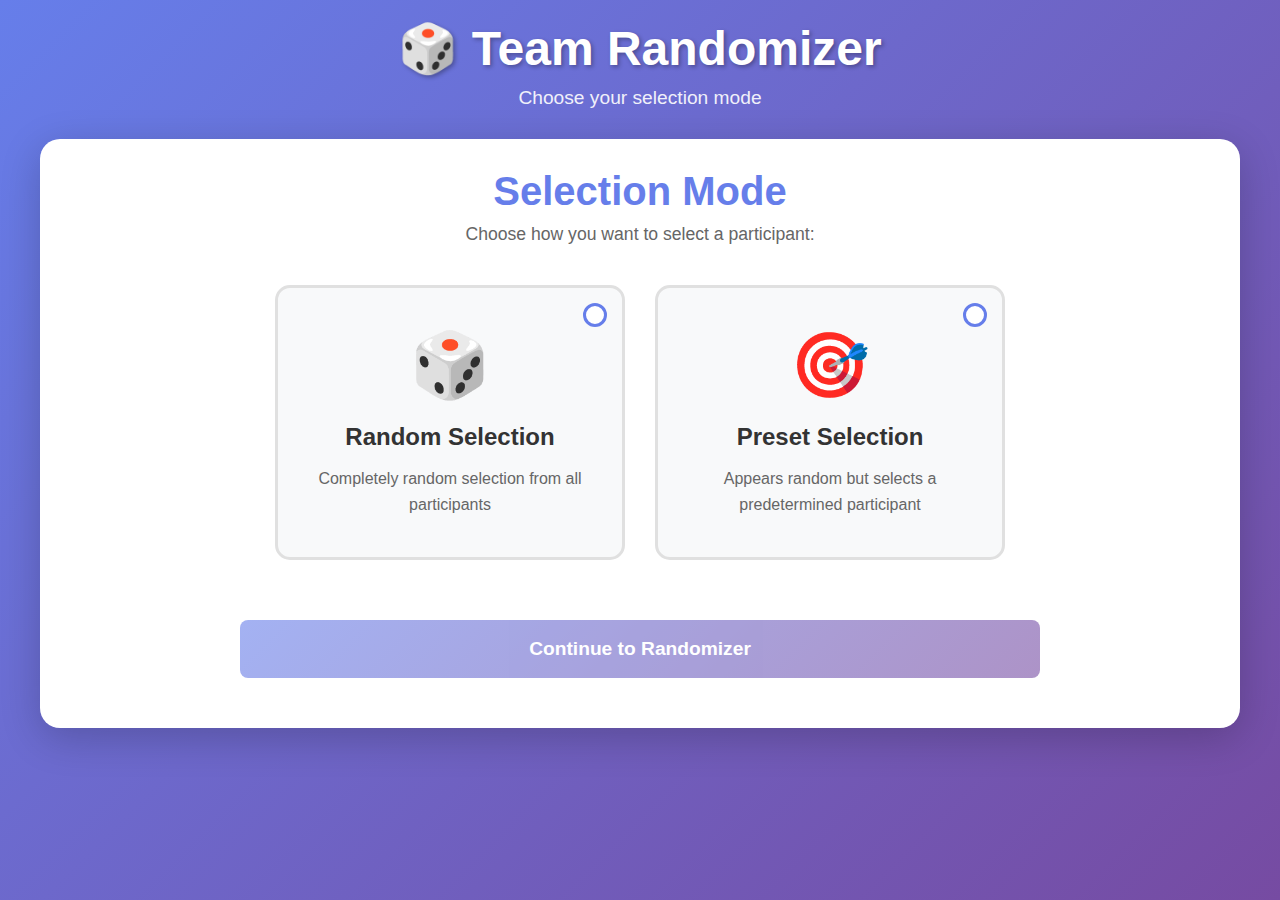
<file: index.html>
<!DOCTYPE html>
<html lang="en">
<head>
    <meta charset="UTF-8">
    <meta name="viewport" content="width=device-width, initial-scale=1.0">
    <title>Team Randomizer</title>
    <meta http-equiv="refresh" content="0; url=setup.html">
    <script>
        window.location.href = 'setup.html';
    </script>
</head>
<body>
    <p>Redirecting to setup page... <a href="setup.html">Click here if not redirected</a></p>
</body>
</html>
</file>
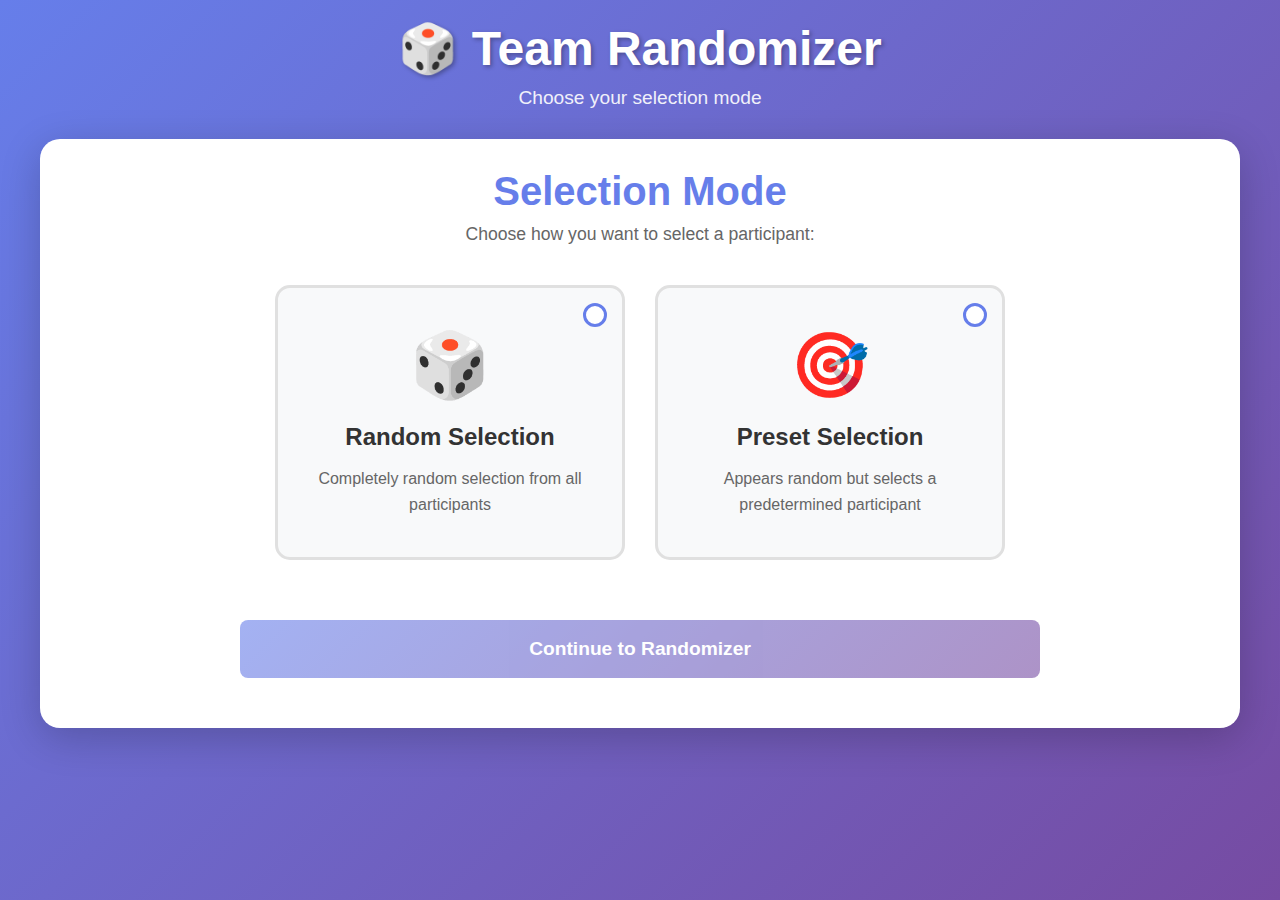
<file: randomizer.html>
<!DOCTYPE html>
<html lang="en">
<head>
    <meta charset="UTF-8">
    <meta name="viewport" content="width=device-width, initial-scale=1.0">
    <title>Team Randomizer</title>
    <link rel="stylesheet" href="styles.css">
</head>
<body>
    <div class="container">
        <header>
            <h1>🎲 Team Randomizer</h1>
            <p class="subtitle" id="modeSubtitle">Ready to select!</p>
        </header>

        <div class="main-content">
            <!-- Back Button -->
            <div class="back-section">
                <button id="backBtn" class="btn btn-secondary">← Back to Setup</button>
            </div>

            <!-- Animation Area -->
            <div class="animation-area" id="animationArea"></div>

            <!-- Action Button -->
            <div class="action-section">
                <button id="selectBtn" class="btn btn-large btn-select">Start Randomizer!</button>
            </div>

            <!-- Result Display -->
            <div class="result-section" id="resultSection" style="display: none;">
                <div class="result-card">
                    <h2>Selected:</h2>
                    <div class="result-content">
                        <img id="resultImage" src="" alt="Selected participant" />
                        <h3 id="resultName"></h3>
                    </div>
                    <button id="resetBtn" class="btn btn-secondary">Select Again</button>
                </div>
            </div>
        </div>
    </div>

    <script src="randomizer.js"></script>
</body>
</html>
</file>
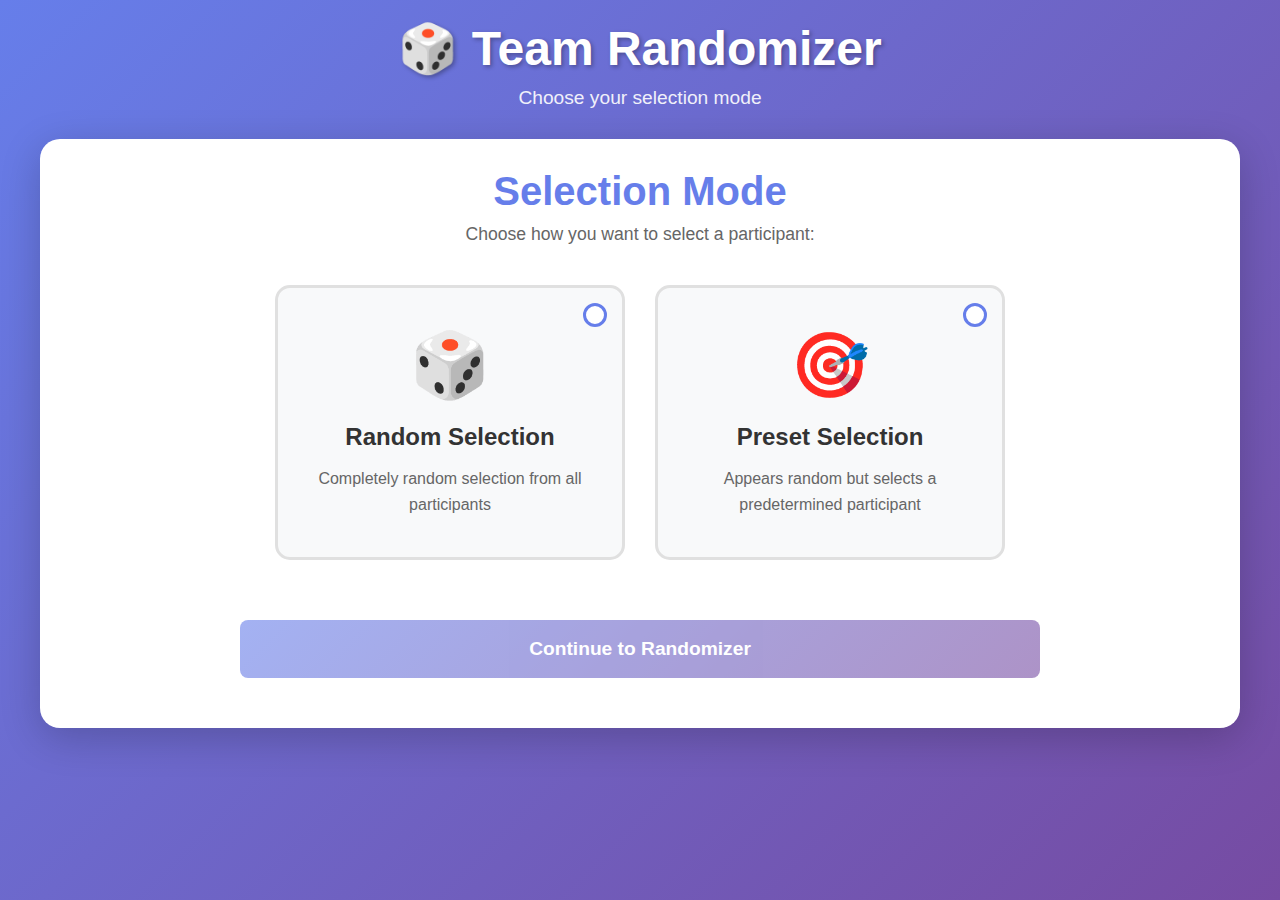
<file: setup.html>
<!DOCTYPE html>
<html lang="en">
<head>
    <meta charset="UTF-8">
    <meta name="viewport" content="width=device-width, initial-scale=1.0">
    <title>Team Randomizer - Setup</title>
    <link rel="stylesheet" href="styles.css">
</head>
<body>
    <div class="container">
        <header>
            <h1>🎲 Team Randomizer</h1>
            <p class="subtitle">Choose your selection mode</p>
        </header>

        <div class="main-content">
            <div class="setup-section">
                <h2>Selection Mode</h2>
                <p class="setup-description">Choose how you want to select a participant:</p>
                
                <div class="mode-cards">
                    <div class="mode-card" data-mode="random">
                        <div class="mode-icon">🎲</div>
                        <h3>Random Selection</h3>
                        <p>Completely random selection from all participants</p>
                        <div class="radio-indicator"></div>
                    </div>
                    
                    <div class="mode-card" data-mode="rigged">
                        <div class="mode-icon">🎯</div>
                        <h3>Preset Selection</h3>
                        <p>Appears random but selects a predetermined participant</p>
                        <div class="radio-indicator"></div>
                    </div>
                </div>

                <div id="riggedSetup" class="rigged-setup" style="display: none;">
                    <label for="preselectedChoice">Choose who will be selected:</label>
                    <select id="preselectedChoice">
                        <option value="">Select a participant...</option>
                    </select>
                </div>

                <div class="setup-action">
                    <button id="continueBtn" class="btn btn-large btn-select" disabled>Continue to Randomizer</button>
                </div>
            </div>
        </div>
    </div>

    <script src="setup.js"></script>
</body>
</html>
</file>
<file: styles.css>
* {
    margin: 0;
    padding: 0;
    box-sizing: border-box;
}

body {
    font-family: 'Segoe UI', Tahoma, Geneva, Verdana, sans-serif;
    background: linear-gradient(135deg, #667eea 0%, #764ba2 100%);
    min-height: 100vh;
    padding: 20px;
    color: #333;
}

.container {
    max-width: 1200px;
    margin: 0 auto;
}

header {
    text-align: center;
    color: white;
    margin-bottom: 30px;
}

header h1 {
    font-size: 3rem;
    margin-bottom: 10px;
    text-shadow: 2px 2px 4px rgba(0, 0, 0, 0.3);
}

.subtitle {
    font-size: 1.2rem;
    opacity: 0.9;
}

.main-content {
    background: white;
    border-radius: 20px;
    padding: 30px;
    box-shadow: 0 10px 40px rgba(0, 0, 0, 0.2);
}

.input-section {
    margin-bottom: 30px;
}

.input-group h2 {
    margin-bottom: 15px;
    color: #667eea;
}

.add-participant {
    display: flex;
    gap: 10px;
    margin-bottom: 20px;
    flex-wrap: wrap;
}

.add-participant input {
    flex: 1;
    min-width: 200px;
    padding: 12px;
    border: 2px solid #e0e0e0;
    border-radius: 8px;
    font-size: 1rem;
    transition: border-color 0.3s;
}

.add-participant input:focus {
    outline: none;
    border-color: #667eea;
}

.btn {
    padding: 12px 24px;
    border: none;
    border-radius: 8px;
    font-size: 1rem;
    cursor: pointer;
    transition: all 0.3s;
    font-weight: 600;
}

.btn-primary {
    background: #667eea;
    color: white;
}

.btn-primary:hover {
    background: #5568d3;
    transform: translateY(-2px);
    box-shadow: 0 4px 12px rgba(102, 126, 234, 0.4);
}

.btn-secondary {
    background: #6c757d;
    color: white;
}

.btn-secondary:hover {
    background: #5a6268;
}

.btn-large {
    padding: 18px 36px;
    font-size: 1.2rem;
}

.btn-select {
    background: linear-gradient(135deg, #667eea 0%, #764ba2 100%);
    color: white;
    width: 100%;
    margin: 20px 0;
}

.btn-select:hover {
    transform: translateY(-3px);
    box-shadow: 0 6px 20px rgba(102, 126, 234, 0.5);
}

.btn-select:disabled {
    opacity: 0.6;
    cursor: not-allowed;
    transform: none;
}

.participants-list {
    margin-top: 20px;
}

.participants-list h3 {
    margin-bottom: 15px;
    color: #333;
}

#participantsContainer {
    display: flex;
    flex-wrap: wrap;
    gap: 10px;
}

.participant-card {
    background: #f8f9fa;
    border: 2px solid #e0e0e0;
    border-radius: 10px;
    padding: 15px;
    display: flex;
    align-items: center;
    gap: 10px;
    min-width: 200px;
    transition: all 0.3s;
}

.participant-card:hover {
    border-color: #667eea;
    transform: translateY(-2px);
    box-shadow: 0 4px 12px rgba(0, 0, 0, 0.1);
}

.participant-image {
    width: 50px;
    height: 50px;
    border-radius: 50%;
    object-fit: cover;
    border: 2px solid #667eea;
}

.participant-name {
    flex: 1;
    font-weight: 600;
}

.remove-btn {
    background: #dc3545;
    color: white;
    border: none;
    border-radius: 50%;
    width: 24px;
    height: 24px;
    cursor: pointer;
    font-size: 14px;
    display: flex;
    align-items: center;
    justify-content: center;
    transition: all 0.3s;
}

.remove-btn:hover {
    background: #c82333;
    transform: scale(1.1);
}

.mode-section {
    margin-bottom: 30px;
    padding: 20px;
    background: #f8f9fa;
    border-radius: 10px;
}

.mode-section h2 {
    margin-bottom: 15px;
    color: #667eea;
}

.mode-toggle {
    display: flex;
    gap: 20px;
    margin-bottom: 15px;
}

.toggle-label {
    display: flex;
    align-items: center;
    gap: 8px;
    cursor: pointer;
    padding: 10px 20px;
    border-radius: 8px;
    transition: all 0.3s;
}

.toggle-label:hover {
    background: rgba(102, 126, 234, 0.1);
}

.toggle-label input[type="radio"] {
    cursor: pointer;
}

.rigged-options {
    margin-top: 15px;
    padding-top: 15px;
    border-top: 2px solid #e0e0e0;
}

.rigged-options label {
    display: block;
    margin-bottom: 10px;
    font-weight: 600;
    color: #333;
}

.rigged-options select {
    width: 100%;
    padding: 12px;
    border: 2px solid #e0e0e0;
    border-radius: 8px;
    font-size: 1rem;
    cursor: pointer;
}

.rigged-options select:focus {
    outline: none;
    border-color: #667eea;
}

.back-section {
    margin-bottom: 20px;
    text-align: left;
}

.action-section {
    margin: 30px 0;
}

.animation-area {
    position: relative;
    width: 100%;
    height: 500px;
    min-height: 500px;
    border: 3px dashed #e0e0e0;
    border-radius: 15px;
    overflow: hidden;
    background: #f8f9fa;
    margin: 30px 0;
    display: none;
}

.animation-area.active {
    display: block;
}

.animated-item {
    position: absolute;
    display: flex;
    flex-direction: column;
    align-items: center;
    gap: 8px;
    padding: 10px;
    background: white;
    border-radius: 10px;
    box-shadow: 0 4px 12px rgba(0, 0, 0, 0.15);
    transition: all 0.1s linear;
    z-index: 10;
}

.animated-item img {
    width: 60px;
    height: 60px;
    border-radius: 50%;
    object-fit: cover;
    border: 2px solid #667eea;
}

.animated-item .name {
    font-weight: 600;
    font-size: 0.9rem;
    color: #333;
}

.animated-item.highlight {
    transform: scale(1.3);
    z-index: 100;
    box-shadow: 0 8px 24px rgba(102, 126, 234, 0.5), 
                0 0 30px rgba(102, 126, 234, 0.6),
                0 0 60px rgba(102, 126, 234, 0.4);
    border: 3px solid #667eea;
    background: linear-gradient(135deg, rgba(102, 126, 234, 0.1) 0%, rgba(118, 75, 162, 0.1) 100%);
    animation: highlightPulse 0.6s ease-in-out infinite;
}

@keyframes highlightPulse {
    0%, 100% {
        box-shadow: 0 8px 24px rgba(102, 126, 234, 0.5), 
                    0 0 30px rgba(102, 126, 234, 0.6),
                    0 0 60px rgba(102, 126, 234, 0.4);
    }
    50% {
        box-shadow: 0 12px 32px rgba(102, 126, 234, 0.7), 
                    0 0 40px rgba(102, 126, 234, 0.8),
                    0 0 80px rgba(102, 126, 234, 0.6);
    }
}

.result-section {
    margin-top: 30px;
    text-align: center;
}

.result-card {
    background: linear-gradient(135deg, #667eea 0%, #764ba2 100%);
    color: white;
    padding: 40px;
    border-radius: 20px;
    box-shadow: 0 10px 40px rgba(0, 0, 0, 0.2);
    animation: slideIn 0.5s ease-out;
}

@keyframes slideIn {
    from {
        opacity: 0;
        transform: translateY(30px);
    }
    to {
        opacity: 1;
        transform: translateY(0);
    }
}

.result-card h2 {
    margin-bottom: 20px;
    font-size: 2rem;
}

.result-content {
    display: flex;
    flex-direction: column;
    align-items: center;
    gap: 20px;
    margin-bottom: 30px;
}

.result-content img {
    width: 150px;
    height: 150px;
    border-radius: 50%;
    object-fit: cover;
    border: 5px solid white;
    box-shadow: 0 8px 24px rgba(0, 0, 0, 0.3);
}

.result-content h3 {
    font-size: 2.5rem;
    text-shadow: 2px 2px 4px rgba(0, 0, 0, 0.3);
}

.empty-state {
    text-align: center;
    padding: 40px;
    color: #999;
    font-style: italic;
}

/* Setup Page Styles */
.setup-section {
    text-align: center;
    max-width: 800px;
    margin: 0 auto;
}

.setup-section h2 {
    font-size: 2.5rem;
    color: #667eea;
    margin-bottom: 10px;
}

.setup-description {
    font-size: 1.1rem;
    color: #666;
    margin-bottom: 40px;
}

.mode-cards {
    display: flex;
    gap: 30px;
    margin-bottom: 40px;
    justify-content: center;
    flex-wrap: wrap;
}

.mode-card {
    flex: 1;
    min-width: 280px;
    max-width: 350px;
    background: #f8f9fa;
    border: 3px solid #e0e0e0;
    border-radius: 15px;
    padding: 40px 30px;
    cursor: pointer;
    transition: all 0.3s;
    position: relative;
    text-align: center;
}

.mode-card:hover {
    border-color: #667eea;
    transform: translateY(-5px);
    box-shadow: 0 8px 24px rgba(102, 126, 234, 0.2);
}

.mode-card.selected {
    border-color: #667eea;
    background: linear-gradient(135deg, rgba(102, 126, 234, 0.1) 0%, rgba(118, 75, 162, 0.1) 100%);
    box-shadow: 0 8px 24px rgba(102, 126, 234, 0.3);
}

.mode-icon {
    font-size: 4rem;
    margin-bottom: 20px;
}

.mode-card h3 {
    font-size: 1.5rem;
    color: #333;
    margin-bottom: 15px;
}

.mode-card p {
    color: #666;
    font-size: 1rem;
    line-height: 1.6;
}

.radio-indicator {
    position: absolute;
    top: 15px;
    right: 15px;
    width: 24px;
    height: 24px;
    border: 3px solid #667eea;
    border-radius: 50%;
    background: white;
    transition: all 0.3s;
}

.mode-card.selected .radio-indicator {
    background: #667eea;
}

.mode-card.selected .radio-indicator::after {
    content: '';
    position: absolute;
    top: 50%;
    left: 50%;
    transform: translate(-50%, -50%);
    width: 10px;
    height: 10px;
    background: white;
    border-radius: 50%;
}

.rigged-setup {
    margin: 30px 0;
    padding: 20px;
    background: #f8f9fa;
    border-radius: 10px;
    text-align: left;
}

.rigged-setup label {
    display: block;
    margin-bottom: 10px;
    font-weight: 600;
    color: #333;
    font-size: 1.1rem;
}

.rigged-setup select {
    width: 100%;
    padding: 12px;
    border: 2px solid #e0e0e0;
    border-radius: 8px;
    font-size: 1rem;
    cursor: pointer;
    background: white;
}

.rigged-setup select:focus {
    outline: none;
    border-color: #667eea;
}

.setup-action {
    margin-top: 40px;
}

@media (max-width: 768px) {
    header h1 {
        font-size: 2rem;
    }

    .add-participant {
        flex-direction: column;
    }

    .add-participant input {
        width: 100%;
    }

    .mode-toggle {
        flex-direction: column;
        gap: 10px;
    }

    .mode-cards {
        flex-direction: column;
        align-items: center;
    }

    .mode-card {
        width: 100%;
        max-width: 100%;
    }
}
</file>
